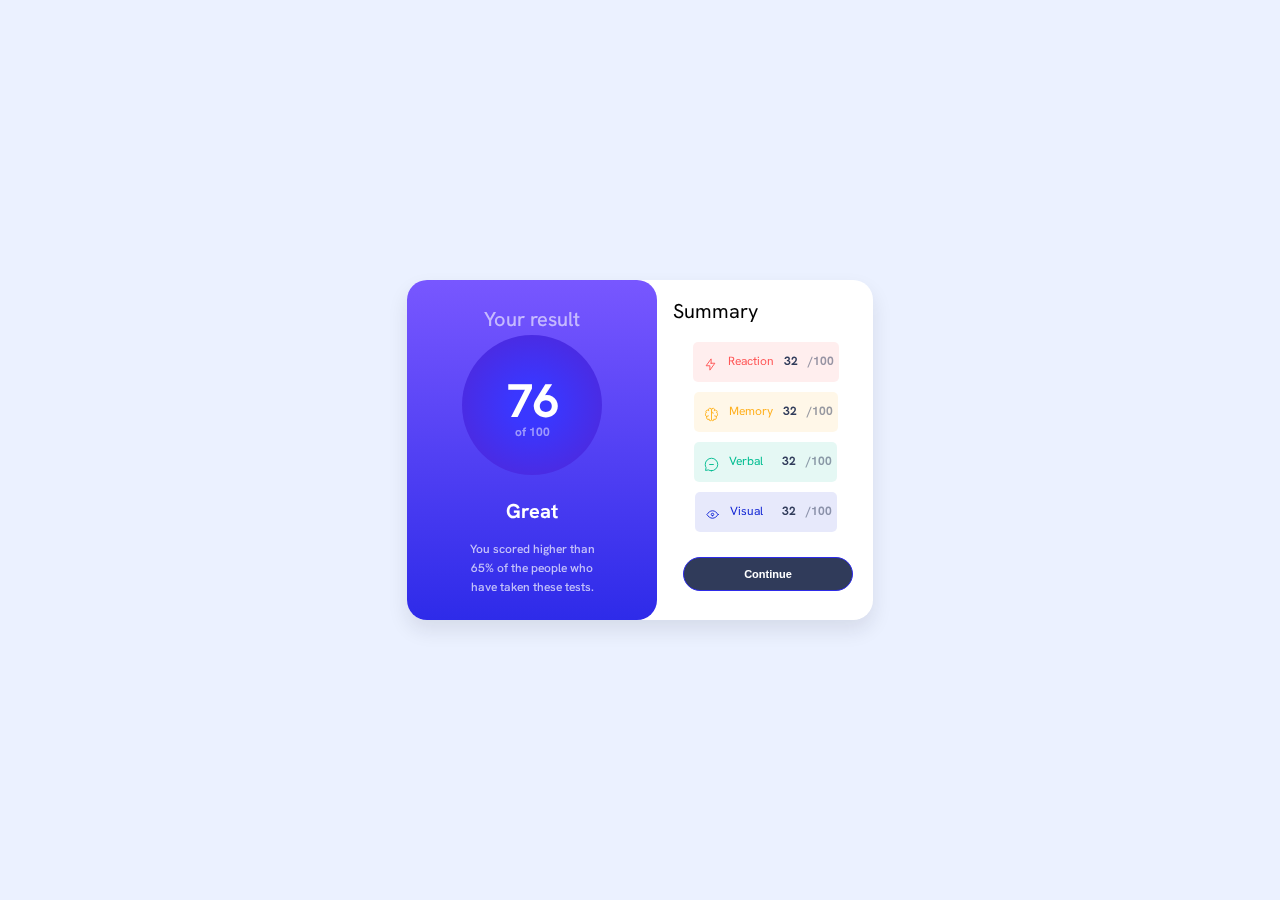
<file: index.html>
<!DOCTYPE html>
<html lang="en">
  <head>
    <meta charset="UTF-8" />
    <meta name="viewport" content="width=device-width, initial-scale=1.0" />
    <link rel="preconnect" href="https://fonts.googleapis.com" />
    <link rel="preconnect" href="https://fonts.gstatic.com" crossorigin />
    <link
      href="https://fonts.googleapis.com/css2?family=Hanken+Grotesk:wght@500;700;800&display=swap"
      rel="stylesheet"
    />
    <link rel="stylesheet" href="styles.css" />
    <title>Document</title>
  </head>
  <body>
    <div class="container">
      <div class="card centered">
        <!-- Left side -->
        <div class="left-side">
          <header class="header-left">Your result</header>
          <ul class="circle">
            <li class="result">76</li>
            <li class="total-result">of 100</li>
          </ul>
          <p class="score">Great</p>
          <p class="light-txt">
            You scored higher than 65% of the people who have taken these tests.
          </p>
        </div>
        <!-- Right side -->
        <div class="right-side">
          <header class="header-right">Summary</header>
          <ul class="results">
            <li class="reaction">
              <img src="/assets/images/icon-reaction.svg" alt="reaction" />
              <span class="title">Reaction</span>
              <span class="percentage">32</span>
              <span class="total-percentage"> /100</span>
            </li>
            <li class="memory">
              <img src="/assets/images/icon-memory.svg" alt="memory" />
              <span class="title"> Memory </span>
              <span class="percentage">32</span>
              <span class="total-percentage"> /100</span>
            </li>
            <li class="verbal">
              <img src="/assets/images/icon-verbal.svg" alt="verbal" />
              <span class="title"> Verbal &ensp; </span>
              <span class="percentage"> 32</span>
              <span class="total-percentage"> /100</span>
            </li>
            <li class="visual">
              <img src="/assets/images/icon-visual.svg" alt="visual" />
              <span class="title"> Visual &ensp; </span>
              <span class="percentage"> 32</span>
              <span class="total-percentage"> /100</span>
            </li>
          </ul>
          <button class="btn">Continue</button>
        </div>
      </div>
    </div>
  </body>
</html>
</file>
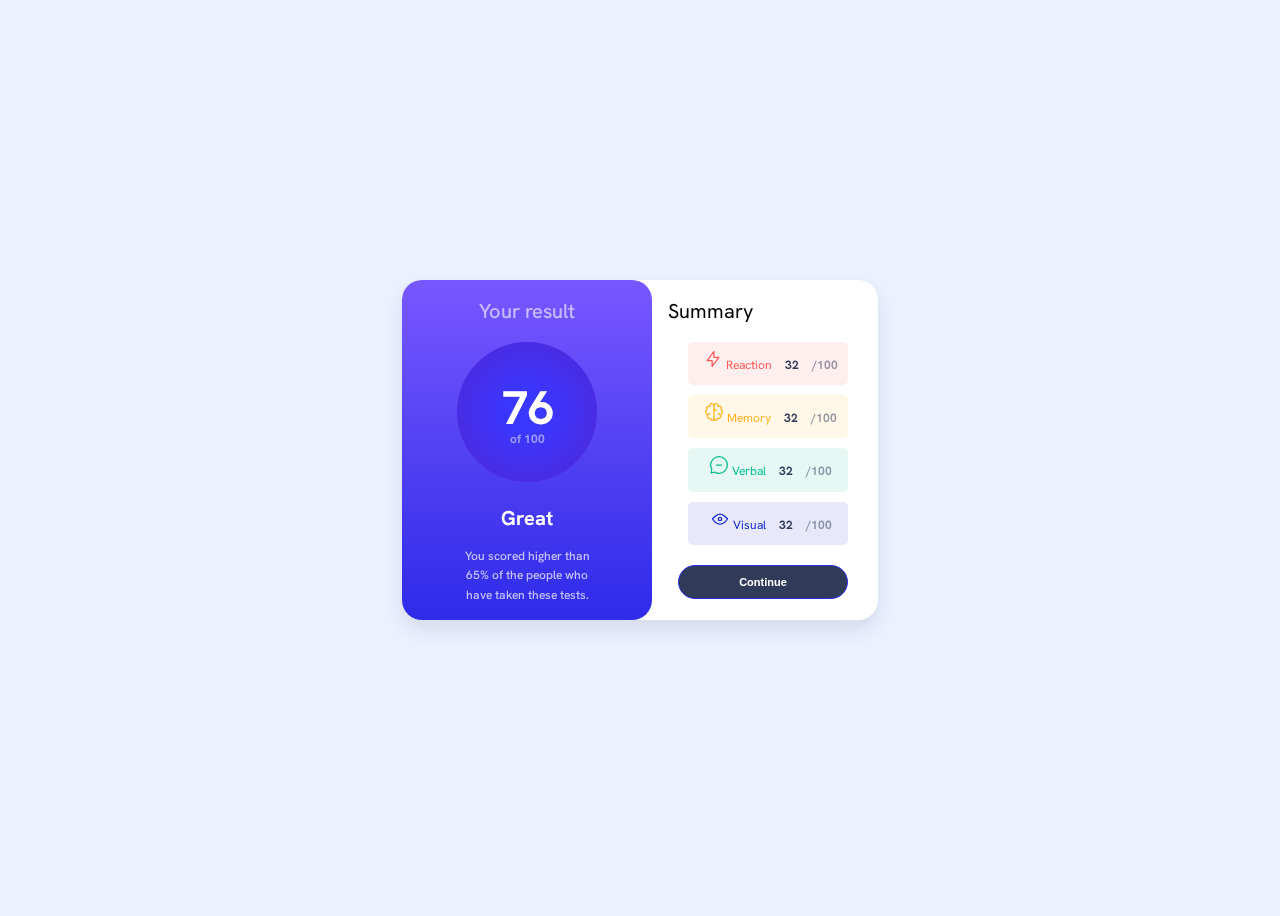
<file: src/index.html>
<!DOCTYPE html>
<html lang="en">
  <head>
    <meta charset="UTF-8" />
    <meta name="viewport" content="width=device-width, initial-scale=1.0" />
    <link rel="preconnect" href="https://fonts.googleapis.com" />
    <link rel="preconnect" href="https://fonts.gstatic.com" crossorigin />
    <link
      href="https://fonts.googleapis.com/css2?family=Hanken+Grotesk:wght@500;700;800&display=swap"
      rel="stylesheet"
    />
    <link rel="stylesheet" href="styles.css" />
    <title>Document</title>
  </head>
  <body>
    <div class="container">
      <div class="card centered">
        <!-- Left side -->
        <div class="left-side">
          <header class="header-left">Your result</header>
          <ul class="circle">
            <li class="result">76</li>
            <li class="total-result">of 100</li>
          </ul>
          <p class="score">Great</p>
          <p class="light-txt">
            You scored higher than 65% of the people who have taken these tests.
          </p>
        </div>
        <!-- Right side -->
        <div class="right-side">
          <header class="header-right">Summary</header>
          <ul class="results">
            <li class="reaction">
              <img src="/assets/images/icon-reaction.svg" />
              <span class="title">Reaction</span>
              <span class="percentage">32</span>
              <span class="total-percentage"> /100</span>
            </li>
            <li class="memory">
              <img src="/assets/images/icon-memory.svg" />
              <span class="title"> Memory </span>
              <span class="percentage">32</span>
              <span class="total-percentage"> /100</span>
            </li>
            <li class="verbal">
              <img src="/assets/images/icon-verbal.svg" />
              <span class="title"> Verbal </span>
              <span class="percentage"> 32</span>
              <span class="total-percentage"> /100</span>
            </li>
            <li class="visual">
              <img src="/assets/images/icon-visual.svg" />
              <span class="title"> Visual </span>
              <span class="percentage"> 32</span>
              <span class="total-percentage"> /100</span>
            </li>
          </ul>
          <button class="btn">Continue</button>
        </div>
      </div>
    </div>
  </body>
</html>
</file>
<file: styles.css>
* {
  /*Colors */

  --light-red: hsl(0, 100%, 67%);
  --orangey-yellow: hsl(39, 100%, 56%);
  --green-teal: hsl(166, 100%, 37%);
  --xobalt-blue: hsl(234, 85%, 45%);

  /*Gradients */

  --gradient-primary: linear-gradient(#7857ff 0%, #2e2be9 100%);
  --gradient-to-transparent: radial-gradient(
    circle,
    rgb(58, 55, 255) 20%,
    rgb(83, 37, 212) 100%
  );

  --light-blue: hsl(252, 100%, 67%);
  --royal-blue: #4126d9;

  --red-opac: hsla(0, 100%, 67%, 0.1);
  --orangey-yellow-opac: hsla(39, 100%, 56%, 0.1);
  --green-teal-opac: hsla(166, 100%, 37%, 0.1);
  --xobalt-blue-opac: hsla(234, 85%, 45%, 0.1);

  /*Neutral */

  --White: hsl(0, 0%, 100%);
  --pale-blue: hsl(221, 100%, 96%);
  --light-lavender: hsl(241, 100%, 89%);
  --dark-gray-blue: hsl(224, 30%, 27%);

  --main-ff: "Hanken Grotesk", sans-serif;
  margin: 0;
  padding: 0;
}

body,
html {
  height: 100%;
}

body {
  background: var(--pale-blue);
  font-family: "Kumbh Sans", sans-serif;
  font-size: 15px;
  font-weight: 400;
  line-height: 1.6;
  color: var(--Dark-gray-blue);
  font-family: var(--main-ff);
  min-height: 100vh;
  text-align: center;
}

.container {
  display: flex;
  justify-content: center;
  align-items: center;
  height: inherit;
  flex-direction: column;
  align-items: center;
  max-width: 1200px;
  margin: auto;
  padding: 0 20px;
}

.card {
  background-color: var(--White);
  border-radius: 10px;
  box-shadow: 0 10px 20px hsla(224, 30%, 15%, 0.1);
  border-radius: 20px;
}

.centered {
  position: fixed;
  top: 50%;
  left: 50%;
  transform: translate(-50%, -50%);
}

.header-left {
  display: flex;
  flex-direction: row;
  justify-content: space-between;
  align-items: center;
  margin-top: 40px;
  font-size: 20px;
  opacity: 0.6;
  font-weight: 500;
}

.left-side {
  display: flex;
  flex-direction: column;
  float: left;
  align-items: center;
  justify-content: center;
  text-align: center;
  background: rgb(36, 33, 202);
  background: var(--gradient-primary);
  color: var(--White);
  border-radius: 10px 0 0 10px;
  width: 150px;
  height: 280px;
  border-radius: 20px;
  padding: 30px 50px 30px 50px;
}

.light-txt {
  font-size: 12px;
  opacity: 0.7;
  font-weight: 500;
  margin-top: 10px;
  margin-bottom: 40px;
}

.right-side {
  display: flex;
  flex-direction: column;
  color: var(--Dark-gray-blue);
  width: 180px;
  height: 250px;
  padding: 45px 20px 45px 16px;
}

/*right */
.header-right {
  display: flex;
  flex-direction: row;
  justify-content: space-between;
  align-items: center;
  margin-top: -30px;
  margin-bottom: 10px;
  font-size: 20px;
}

.circle {
  background: var(--gradient-to-transparent);
  border-radius: 50%;
  width: 50px;
  height: 50px;
  padding: 45px 45px;
  list-style: none;
  margin-bottom: 10px;
}
.score {
  font-size: 20px;
  font-weight: 700;
  text-align: center;
  margin-top: 10px;
  margin-bottom: 3px;
}
.result {
  font-size: 47px;
  font-weight: 700;
  text-align: center;
  margin-top: -17px;
}

.total-result {
  font-size: 12px;
  text-align: center;
  font-weight: 700;
  opacity: 0.5;
  margin-top: -15px;
}

.results {
  list-style: none;
  align-items: center;
  text-align: center;
  display: flex;
  flex-direction: column;
  justify-content: center;
  margin-top: 10px;
  padding: 5px 5px 5px 5px;
}
.reaction,
.memory,
.verbal,
.visual {
  text-align: center;
  font-size: 12px;
  list-style: none;
  margin-top: -10px;
  margin-bottom: 20px;
  border-radius: 5px;
  margin-left: 15px;
  padding: 10px 5px 10px 5px;
  align-items: center;
  text-align: center;
  display: flex;
  margin-left: 5px;
}

.reaction {
  background-color: var(--red-opac);
  color: var(--light-red);
}

.memory {
  background-color: var(--orangey-yellow-opac);
  color: var(--orangey-yellow);
}
.verbal {
  background-color: var(--green-teal-opac);
  color: var(--green-teal);
}
.visual {
  background-color: var(--xobalt-blue-opac);
  color: var(--xobalt-blue);
}
.percentage {
  font-size: 12px;
  font-weight: 700;
  margin-left: 10px;
  color: var(--dark-gray-blue);
  text-align: center;
  justify-content: center;
  margin-right: 10px;
}

.total-percentage {
  font-size: 12px;
  font-weight: 700;
  color: var(--dark-gray-blue);
  opacity: 0.5;
  justify-content: center;
}

.btn {
  background: var(--dark-gray-blue);
  border-radius: 20px;
  border: #2e2be9 1px solid;
  font-size: 11px;
  font-weight: 600;
  color: var(--White);
  cursor: pointer;
  padding: 10px 5px 10px 5px;
  margin-left: 10px;
  margin-bottom: 20px;
  align-items: center;
}

.btn:hover {
  background: var(--gradient-primary);
  color: var(--White);
  transition: all 0.3s ease-in-out;
  border-color: transparent;
  opacity: 1;
}

img {
  justify-content: center;
  align-items: center;
  margin-top: 5px;
  max-width: 15px;
  margin-left: 5px;
  margin-right: 10px;
}

/*media queries */
@media (max-width: 768px) {
  .container {
    justify-content: center;
    align-items: center;
  }
  .left-side {
    max-width: 600px;
    height: 200px;
    border-top-left-radius: 0;
    border-top-right-radius: 0;
  }
  div .right-side {
    padding-left: 25px;
    padding-right: 20px;
  }
  .right-side {
    max-width: 600px;
    height: 250px;
  }
  .circle {
    width: 40px;
    height: 40px;
    padding: 30px 30px;
  }
  .score {
    font-size: 15px;
  }

  .result {
    font-size: 30px;
  }
  .total-result {
    font-size: 10px;
  }
  .percentage {
    font-size: 10px;
  }
  .total-percentage {
    font-size: 10px;
  }
  .header-left {
    font-size: 15px;
  }

  .light-txt {
    font-size: 10px;
  }
  .header-right {
    font-size: 15px;
    text-align: center;
  }
  .reaction,
  .memory,
  .verbal,
  .visual {
    font-size: 10px;
  }
  .btn:hover {
    background: var(--gradient-primary);
    color: var(--White);
    transition: all 0.3s ease-in-out;
    border-color: transparent;
    opacity: 1;
  }
}

@media (min-width: 769px) and (max-width: 980px) {
  .container {
    align-items: center;
    margin: auto;
    padding: auto;
  }
  .card {
    display: flex;
    flex-direction: column;
    flex-wrap: wrap;
    align-items: center;
    justify-content: center;
    margin: auto;
  }
  .btn:hover {
    background: var(--gradient-primary);
    color: var(--White);
    transition: all 0.3s ease-in-out;
    border-color: transparent;
    opacity: 1;
  }
}
</file>
<file: src/styles.css>
* {
  /*Colors */

  --light-red: hsl(0, 100%, 67%);
  --orangey-yellow: hsl(39, 100%, 56%);
  --green-teal: hsl(166, 100%, 37%);
  --xobalt-blue: hsl(234, 85%, 45%);

  /*Gradients */

  --gradient-primary: linear-gradient(#7857ff 0%, #2e2be9 100%);
  --gradient-to-transparent: radial-gradient(
    circle,
    rgb(58, 55, 255) 20%,
    rgb(83, 37, 212) 100%
  );

  --light-blue: hsl(252, 100%, 67%);
  --royal-blue: #4126d9;

  --red-opac: hsla(0, 100%, 67%, 0.1);
  --orangey-yellow-opac: hsla(39, 100%, 56%, 0.1);
  --green-teal-opac: hsla(166, 100%, 37%, 0.1);
  --xobalt-blue-opac: hsla(234, 85%, 45%, 0.1);

  /*Neutral */

  --White: hsl(0, 0%, 100%);
  --pale-blue: hsl(221, 100%, 96%);
  --light-lavender: hsl(241, 100%, 89%);
  --dark-gray-blue: hsl(224, 30%, 27%);

  --main-ff: "Hanken Grotesk", sans-serif;
}

body {
  background: var(--pale-blue);
  font-family: "Kumbh Sans", sans-serif;
  font-size: 15px;
  font-weight: 400;
  line-height: 1.6;
  color: var(--Dark-gray-blue);
  font-family: var(--main-ff);
  min-height: 100vh;
  text-align: center;
}

.container {
  display: flex;
  flex-direction: column;
  align-items: center;
  max-width: 1200px;
  margin: auto;
  padding: 0 20px;
}

.card {
  background-color: var(--White);
  border-radius: 10px;
  box-shadow: 0 10px 20px hsla(224, 30%, 15%, 0.1);
  border-radius: 20px;
}

.centered {
  position: fixed;
  top: 50%;
  left: 50%;
  transform: translate(-50%, -50%);
}

.header-left {
  display: flex;
  flex-direction: row;
  justify-content: space-between;
  align-items: center;
  margin-top: 40px;
  font-size: 20px;
  opacity: 0.6;
  font-weight: 500;
}

.left-side {
  display: flex;
  flex-direction: column;
  float: left;
  align-items: center;
  justify-content: center;
  text-align: center;
  background: rgb(36, 33, 202);
  background: var(--gradient-primary);
  color: var(--White);
  border-radius: 10px 0 0 10px;
  width: 150px;
  height: 280px;
  border-radius: 20px;
  padding: 30px 50px 30px 50px;
}

.light-txt {
  font-size: 12px;
  opacity: 0.7;
  font-weight: 500;
  margin-top: 10px;
  margin-bottom: 40px;
}

.right-side {
  display: flex;
  flex-direction: column;
  color: var(--Dark-gray-blue);
  width: 180px;
  height: 250px;
  padding: 45px 30px 45px 16px;
}

/*right */
.header-right {
  display: flex;
  flex-direction: row;
  justify-content: space-between;
  align-items: center;
  margin-top: -30px;
  margin-bottom: 10px;
  font-size: 20px;
}

.circle {
  background: var(--gradient-to-transparent);
  border-radius: 50%;
  width: 50px;
  height: 50px;
  padding: 45px 45px;
  list-style: none;
  margin-bottom: 10px;
}
.score {
  font-size: 20px;
  font-weight: 700;
  text-align: center;
  margin-top: 10px;
  margin-bottom: 3px;
}
.result {
  font-size: 47px;
  font-weight: 700;
  text-align: center;
  margin-top: -17px;
}

.total-result {
  font-size: 12px;
  text-align: center;
  font-weight: 700;
  opacity: 0.5;
  margin-top: -15px;
}

.results {
  list-style: none;
  padding-left: 0;
  align-items: center;
  margin-left: 5px;
  margin-bottom: 0;
}
.reaction,
.memory,
.verbal,
.visual {
  text-align: center;
  font-size: 12px;
  list-style: none;
  margin-top: -10px;
  margin-bottom: 20px;
  border-radius: 5px;
  margin-left: 15px;
  padding: 7px 10px 10px 10px;
  display: block;
}

.reaction {
  background-color: var(--red-opac);
  color: var(--light-red);
}

.memory {
  background-color: var(--orangey-yellow-opac);
  color: var(--orangey-yellow);
}
.verbal {
  background-color: var(--green-teal-opac);
  color: var(--green-teal);
}
.visual {
  background-color: var(--xobalt-blue-opac);
  color: var(--xobalt-blue);
}
.percentage {
  font-size: 12px;
  font-weight: 700;
  margin-left: 10px;
  color: var(--dark-gray-blue);
  text-align: center;
}

.total-percentage {
  font-size: 12px;
  font-weight: 700;
  margin-left: 10px;
  color: var(--dark-gray-blue);
  opacity: 0.5;
  text-align: center;
}

.btn {
  background: var(--dark-gray-blue);
  border-radius: 20px;
  border: #2e2be9 1px solid;
  font-size: 11px;
  font-weight: 600;
  color: var(--White);
  cursor: pointer;
  padding: 10px 5px 10px 5px;
  margin-left: 10px;
  margin-bottom: 20px;
  align-items: center;
}

.btn:hover {
  background: var(--gradient-primary);
  color: var(--White);
  transition: all 0.3s ease-in-out;
  border-color: transparent;
  opacity: 1;
}

img {
  display: inline-block;
  margin-left: 5px;
}

/*media queries */

@media (max-width: 768px) {
  .container {
    align-items: center;
    margin: auto;
    padding: auto;
  }
  .left-side {
    max-width: 600px;
    height: 200px;
    border-top-left-radius: 0;
    border-top-right-radius: 0;
  }
  div .right-side {
    padding-left: 25px;
    padding-right: 40px;
  }
  .right-side {
    max-width: 600px;
    height: 250px;
  }
  .circle {
    width: 40px;
    height: 40px;
    padding: 30px 30px;
  }
  .score {
    font-size: 15px;
  }

  .result {
    font-size: 30px;
  }
  .total-result {
    font-size: 10px;
  }
  .percentage {
    font-size: 10px;
  }
  .total-percentage {
    font-size: 10px;
  }
  .header-left {
    font-size: 15px;
  }

  .light-txt {
    font-size: 10px;
  }
  .header-right {
    font-size: 15px;
    text-align: center;
  }
  .reaction,
  .memory,
  .verbal,
  .visual {
    font-size: 10px;
  }
  .btn:hover {
    background: var(--gradient-primary);
    color: var(--White);
    transition: all 0.3s ease-in-out;
    border-color: transparent;
    opacity: 1;
  }
}

@media (min-width: 769px) and (max-width: 980px) {
  .container {
    align-items: center;
    margin: auto;
    padding: auto;
  }
  .card {
    display: flex;
    flex-direction: column;
    flex-wrap: wrap;
    align-items: center;
    justify-content: center;
    margin: auto;
  }
  .btn:hover {
    background: var(--gradient-primary);
    color: var(--White);
    transition: all 0.3s ease-in-out;
    border-color: transparent;
    opacity: 1;
  }
}
</file>
